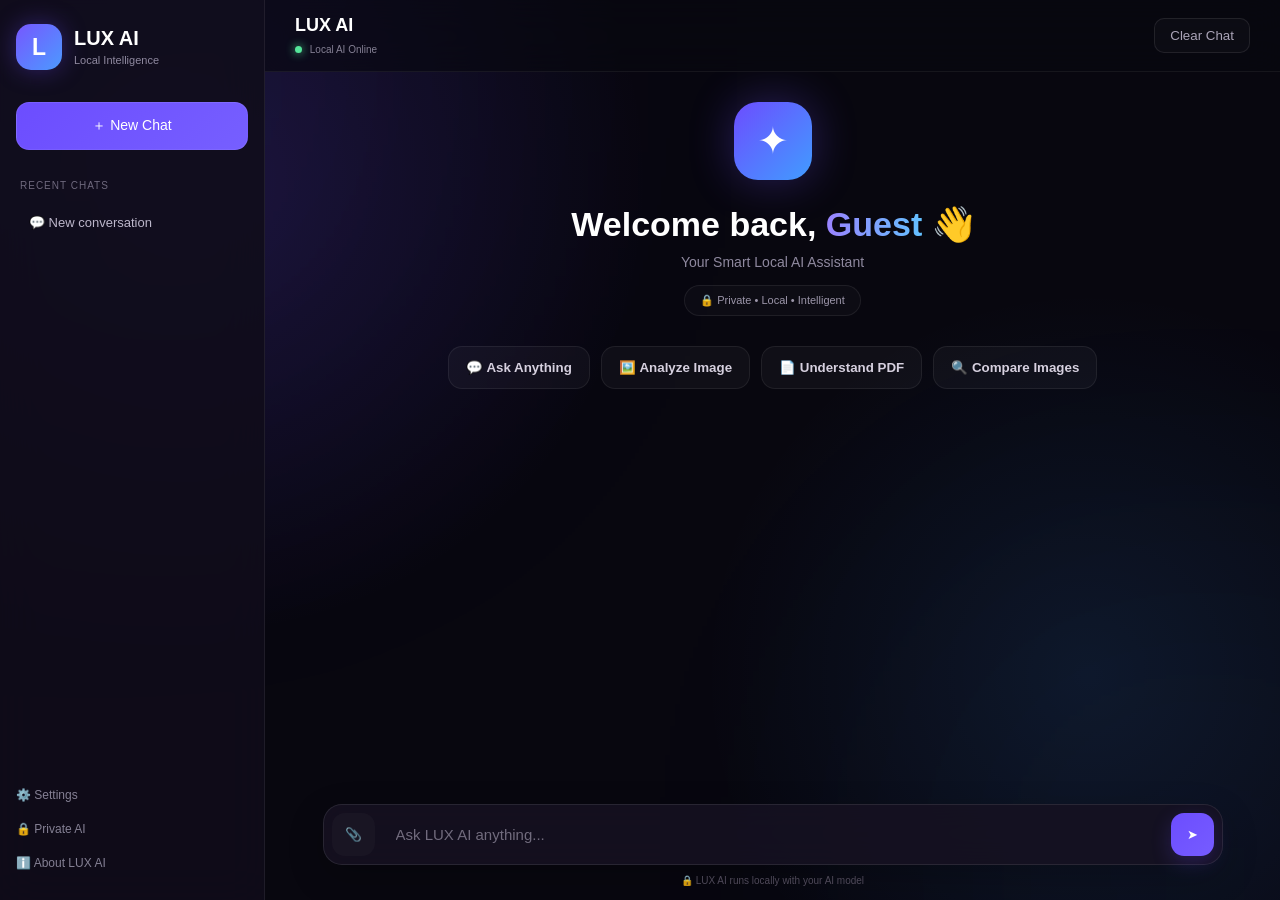
<file: index.html>
<!DOCTYPE html>
<html lang="en">

<head>

    <meta charset="UTF-8">

    <meta
        name="viewport"
        content="width=device-width, initial-scale=1.0"
    >

    <title>LUX AI</title>

    <link
        rel="stylesheet"
        href="style.css"
    >

</head>

<body>

<div class="app">


    <!-- ================================= -->
    <!-- SIDEBAR -->
    <!-- ================================= -->

    <aside class="sidebar">

        <div class="brand">

            <div class="logo">
                L
            </div>

            <div>

                <h2>
                    LUX AI
                </h2>

                <span>
                    Local Intelligence
                </span>

            </div>

        </div>


        <!-- NEW CHAT -->

        <button
            class="new-chat"
            id="newChat"
            type="button"
        >

            ＋ New Chat

        </button>


        <!-- RECENT CHATS -->

        <div class="sidebar-title">
            Recent Chats
        </div>


        <div
            class="chat-history"
            id="chatHistory"
        >
        </div>


        <!-- SIDEBAR BOTTOM -->

        <div class="sidebar-bottom">


            <div
                class="sidebar-action"
                id="settingsBtn"
            >

                ⚙️ Settings

            </div>


            <div
                class="sidebar-action"
                id="privateBtn"
            >

                🔒 Private AI

            </div>


            <div
                class="sidebar-action"
                id="aboutBtn"
            >

                ℹ️ About LUX AI

            </div>


        </div>


    </aside>



    <!-- ================================= -->
    <!-- MAIN CHAT -->
    <!-- ================================= -->

    <main class="chat-area">


        <!-- TOPBAR -->

        <header class="topbar">

            <div>

                <h3>
                    LUX AI
                </h3>


                <span class="status">

                    <span class="dot"></span>

                    Local AI Online

                </span>

            </div>


            <button
                class="clear-btn"
                id="clearChat"
                type="button"
            >

                Clear Chat

            </button>

        </header>



        <!-- ================================= -->
        <!-- WELCOME -->
        <!-- ================================= -->

        <section
            class="welcome"
            id="welcome"
        >

            <div class="lux-icon">
                ✦
            </div>


            <!-- USER NAME WILL SHOW HERE -->

            <h1>

                Welcome back,
                <span id="userName">
                    Guest
                </span>
                👋

            </h1>


            <p>
                Your Smart Local AI Assistant
            </p>


            <div class="privacy-badge">

                🔒 Private • Local • Intelligent

            </div>


            <!-- FEATURES -->

            <div class="capabilities">


                <button
                    class="prompt-btn"
                    data-prompt="Ask me anything"
                    type="button"
                >

                    <span>
                        💬
                    </span>

                    <strong>
                        Ask Anything
                    </strong>

                </button>


                <button
                    class="prompt-btn"
                    data-prompt="Analyze this image"
                    type="button"
                >

                    <span>
                        🖼️
                    </span>

                    <strong>
                        Analyze Image
                    </strong>

                </button>


                <button
                    class="prompt-btn"
                    data-prompt="Summarize this document"
                    type="button"
                >

                    <span>
                        📄
                    </span>

                    <strong>
                        Understand PDF
                    </strong>

                </button>


                <button
                    class="prompt-btn"
                    data-prompt="Compare these images"
                    type="button"
                >

                    <span>
                        🔍
                    </span>

                    <strong>
                        Compare Images
                    </strong>

                </button>


            </div>


        </section>



        <!-- ================================= -->
        <!-- CHAT MESSAGES -->
        <!-- ================================= -->

        <div
            class="messages"
            id="messages"
        >
        </div>



        <!-- ================================= -->
        <!-- INPUT AREA -->
        <!-- ================================= -->

        <div class="input-area">


            <!-- IMAGE PREVIEW -->

            <div
                class="attachment-preview"
                id="attachmentPreview"
            >
            </div>


            <!-- UPLOAD BUTTON -->

            <button
                class="upload-btn"
                id="uploadBtn"
                type="button"
                title="Upload images"
            >

                📎

            </button>


            <!-- FILE INPUT -->

            <input
                type="file"
                id="fileInput"
                hidden
                multiple
                accept="image/png,image/jpeg,image/jpg,image/webp"
            >


            <!-- TEXT INPUT -->

            <input
                type="text"
                id="messageInput"
                placeholder="Ask LUX AI anything..."
                autocomplete="off"
            >


            <!-- SEND BUTTON -->

            <button
                class="send-btn"
                id="sendBtn"
                type="button"
                title="Send"
            >

                ➤

            </button>


        </div>


        <!-- PRIVACY -->

        <div class="privacy">

            🔒 LUX AI runs locally with your AI model

        </div>


    </main>

</div>



<!-- ================================= -->
<!-- SETTINGS POPUP -->
<!-- ================================= -->

<div
    class="modal"
    id="settingsModal"
>

    <div class="modal-box">


        <button
            class="modal-close"
            data-close="settingsModal"
            type="button"
        >

            ×

        </button>


        <div class="modal-icon">
            ⚙️
        </div>


        <h2>
            Settings
        </h2>


        <p class="modal-subtitle">
            LUX AI configuration
        </p>


        <div class="setting-row">

            <span>
                AI Model
            </span>

            <strong>
                Qwen2.5-VL 7B
            </strong>

        </div>


        <div class="setting-row">

            <span>
                AI Engine
            </span>

            <strong>
                Ollama
            </strong>

        </div>


        <div class="setting-row">

            <span>
                Backend
            </span>

            <strong>
                Flowise
            </strong>

        </div>


        <div class="setting-row">

            <span>
                Mode
            </span>

            <strong>
                Local
            </strong>

        </div>


        <button
            class="modal-button"
            data-close="settingsModal"
            type="button"
        >

            Close

        </button>


    </div>

</div>



<!-- ================================= -->
<!-- PRIVATE AI POPUP -->
<!-- ================================= -->

<div
    class="modal"
    id="privateModal"
>

    <div class="modal-box">


        <button
            class="modal-close"
            data-close="privateModal"
            type="button"
        >

            ×

        </button>


        <div class="modal-icon">
            🔒
        </div>


        <h2>
            Private AI
        </h2>


        <p class="modal-subtitle">
            Your privacy is important
        </p>


        <div class="privacy-info">

            <div>
                ✓ AI model runs locally
            </div>

            <div>
                ✓ Images are processed locally
            </div>

            <div>
                ✓ Chat data stays on your computer
            </div>

            <div>
                ✓ No external AI cloud required
            </div>

        </div>


        <div class="local-status">

            <span class="status-dot"></span>

            Local AI Active

        </div>


        <button
            class="modal-button"
            data-close="privateModal"
            type="button"
        >

            Close

        </button>


    </div>

</div>



<!-- ================================= -->
<!-- ABOUT POPUP -->
<!-- ================================= -->

<div
    class="modal"
    id="aboutModal"
>

    <div class="modal-box">


        <button
            class="modal-close"
            data-close="aboutModal"
            type="button"
        >

            ×

        </button>


        <div class="modal-icon">
            ✦
        </div>


        <h2>
            About LUX AI
        </h2>


        <p class="modal-subtitle">
            Local Intelligence Assistant
        </p>


        <div class="about-content">

            <p>

                <strong>
                    LUX AI
                </strong>

                is a private local AI assistant
                designed to work with locally
                running AI models.

            </p>


            <p>

                It uses

                <strong>
                    Ollama
                </strong>,

                <strong>
                    Qwen2.5-VL
                </strong>

                and

                <strong>
                    Flowise
                </strong>

                for intelligent text and image
                processing.

            </p>

        </div>


        <div class="about-version">

            Version 1.0

        </div>


        <button
            class="modal-button"
            data-close="aboutModal"
            type="button"
        >

            Close

        </button>


    </div>

</div>



<!-- JAVASCRIPT -->

<script src="script.js"></script>

</body>

</html>
</file>
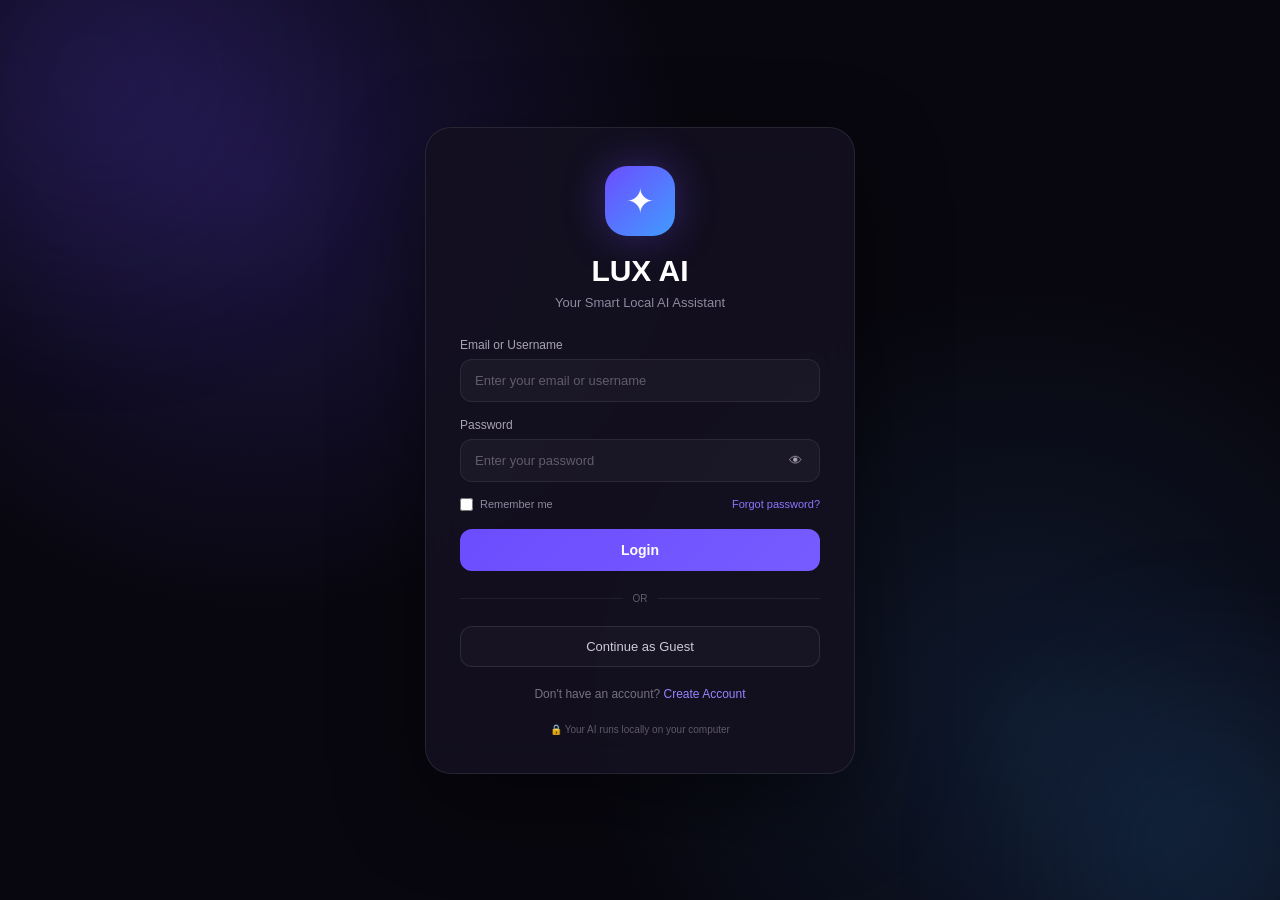
<file: login.html>
<!DOCTYPE html>
<html lang="en">

<head>

    <meta charset="UTF-8">

    <meta
        name="viewport"
        content="width=device-width, initial-scale=1.0"
    >

    <title>LUX AI - Login</title>

    <link
        rel="stylesheet"
        href="login.css"
    >

</head>

<body>

<div class="login-page">

    <div class="login-glow glow-one"></div>
    <div class="login-glow glow-two"></div>


    <div class="login-card">

        <div class="login-logo">
            ✦
        </div>


        <h1>
            LUX AI
        </h1>


        <p class="subtitle">
            Your Smart Local AI Assistant
        </p>


        <!-- LOGIN FORM -->

        <form id="loginForm">

            <div class="input-group">

                <label>
                    Email or Username
                </label>

                <input
                    type="text"
                    id="loginUser"
                    placeholder="Enter your email or username"
                    autocomplete="username"
                    required
                >

            </div>


            <div class="input-group">

                <label>
                    Password
                </label>

                <div class="password-box">

                    <input
                        type="password"
                        id="loginPassword"
                        placeholder="Enter your password"
                        autocomplete="current-password"
                        required
                    >

                    <button
                        type="button"
                        id="togglePassword"
                        class="eye-btn"
                    >
                        👁
                    </button>

                </div>

            </div>


            <div class="login-options">

                <label class="remember">

                    <input
                        type="checkbox"
                        id="rememberMe"
                    >

                    <span>
                        Remember me
                    </span>

                </label>


                <button
                    type="button"
                    class="forgot-btn"
                    id="forgotBtn"
                >
                    Forgot password?
                </button>

            </div>


            <button
                type="submit"
                class="login-btn"
            >
                Login
            </button>

        </form>


        <div class="divider">

            <span></span>

            <p>
                OR
            </p>

            <span></span>

        </div>


        <!-- GUEST -->

        <button
            class="guest-btn"
            id="guestBtn"
        >
            Continue as Guest
        </button>


        <p class="signup-text">

            Don't have an account?

            <button
                type="button"
                id="signupBtn"
                class="signup-btn"
            >
                Create Account
            </button>

        </p>


        <div class="private-note">

            🔒 Your AI runs locally on your computer

        </div>

    </div>

</div>


<!-- ================================= -->
<!-- SIGN UP MODAL -->
<!-- ================================= -->

<div
    class="modal"
    id="signupModal"
>

    <div class="modal-card">

        <button
            class="modal-close"
            id="closeSignup"
        >
            ×
        </button>


        <div class="modal-icon">
            ✦
        </div>


        <h2>
            Create Account
        </h2>


        <p>
            Create a local LUX AI account
        </p>


        <form id="signupForm">

            <div class="input-group">

                <label>
                    Name
                </label>

                <input
                    type="text"
                    id="signupName"
                    placeholder="Your name"
                    required
                >

            </div>


            <div class="input-group">

                <label>
                    Email
                </label>

                <input
                    type="email"
                    id="signupEmail"
                    placeholder="you@example.com"
                    required
                >

            </div>


            <div class="input-group">

                <label>
                    Password
                </label>

                <input
                    type="password"
                    id="signupPassword"
                    placeholder="Create a password"
                    required
                >

            </div>


            <button
                type="submit"
                class="login-btn"
            >
                Create Account
            </button>

        </form>

    </div>

</div>


<script src="login.js"></script>

</body>

</html>
</file>
<file: style.css>
* {
    margin: 0;
    padding: 0;
    box-sizing: border-box;
}


body {
    font-family: Arial, sans-serif;

    background:
        radial-gradient(
            circle at 15% 20%,
            rgba(108,77,255,0.16),
            transparent 35%
        ),
        radial-gradient(
            circle at 85% 75%,
            rgba(65,156,255,0.10),
            transparent 30%
        ),
        #08070f;

    color: white;

    width: 100%;
    height: 100vh;

    overflow: hidden;
}


body::before {
    content: "";

    position: fixed;

    width: 550px;
    height: 550px;

    background: #6c4dff;

    filter: blur(190px);

    opacity: 0.10;

    top: -220px;
    left: -180px;

    pointer-events: none;

    z-index: 0;
}


body::after {
    content: "";

    position: fixed;

    width: 450px;
    height: 450px;

    background: #4c9aff;

    filter: blur(190px);

    opacity: 0.07;

    bottom: -200px;
    right: -150px;

    pointer-events: none;

    z-index: 0;
}


.app {
    width: 100%;
    height: 100vh;

    display: flex;

    position: relative;

    z-index: 1;
}


/* ========================================= */
/* SIDEBAR */
/* ========================================= */

.sidebar {
    width: 265px;
    height: 100vh;

    padding: 24px 16px;

    background:
        rgba(16,13,27,0.88);

    border-right:
        1px solid rgba(255,255,255,0.07);

    backdrop-filter: blur(20px);

    flex-shrink: 0;

    position: relative;
}


.brand {
    display: flex;
    align-items: center;

    gap: 12px;

    margin-bottom: 32px;
}


.logo {
    width: 46px;
    height: 46px;

    display: flex;
    align-items: center;
    justify-content: center;

    border-radius: 15px;

    background:
        linear-gradient(
            135deg,
            #7657ff,
            #4c9aff
        );

    font-size: 23px;

    font-weight: bold;

    box-shadow:
        0 0 25px
        rgba(108,77,255,0.35);
}


.brand h2 {
    font-size: 20px;
}


.brand span {
    font-size: 11px;
    color: #8f899f;
}


/* ========================================= */
/* NEW CHAT */
/* ========================================= */

.new-chat {
    width: 100%;

    padding: 14px;

    border:
        1px solid rgba(255,255,255,0.08);

    border-radius: 13px;

    background:
        linear-gradient(
            135deg,
            #6c4dff,
            #765fff
        );

    color: white;

    font-size: 14px;

    cursor: pointer;

    margin-bottom: 30px;

    transition: 0.25s ease;
}


.new-chat:hover {
    transform: translateY(-2px);

    box-shadow:
        0 12px 30px
        rgba(108,77,255,0.30);
}


/* ========================================= */
/* RECENT CHATS */
/* ========================================= */

.sidebar-title {
    color: #6f697e;

    font-size: 10px;

    letter-spacing: 1px;

    text-transform: uppercase;

    margin-bottom: 12px;

    padding-left: 4px;
}


.chat-history {
    max-height: 55vh;

    overflow-y: auto;

    padding-right: 4px;
}


.chat-history::-webkit-scrollbar {
    width: 4px;
}


.chat-history::-webkit-scrollbar-thumb {
    background:
        rgba(108,77,255,0.28);

    border-radius: 20px;
}


.history-item {
    padding: 12px 13px;

    margin-bottom: 6px;

    border-radius: 10px;

    color: #bdb7cb;

    font-size: 13px;

    cursor: pointer;

    transition: 0.2s ease;

    white-space: nowrap;

    overflow: hidden;

    text-overflow: ellipsis;
}


.history-item:hover {
    background:
        rgba(108,77,255,0.10);

    color: white;

    transform:
        translateX(2px);
}


/* ========================================= */
/* SIDEBAR ACTIONS */
/* ========================================= */

.sidebar-bottom {
    position: absolute;

    bottom: 20px;

    left: 16px;

    color: #858094;

    font-size: 12px;

    line-height: 34px;
}


.sidebar-action {
    cursor: pointer;

    transition: 0.2s ease;

    padding-right: 20px;
}


.sidebar-action:hover {
    color: white;

    transform:
        translateX(3px);
}


/* ========================================= */
/* CHAT AREA */
/* ========================================= */

.chat-area {
    flex: 1;

    width:
        calc(100% - 265px);

    height: 100vh;

    min-width: 0;
    min-height: 0;

    display: flex;

    flex-direction: column;
}


/* ========================================= */
/* TOPBAR */
/* ========================================= */

.topbar {
    height: 72px;

    min-height: 72px;

    padding: 0 30px;

    display: flex;

    align-items: center;

    justify-content: space-between;

    background:
        rgba(9,8,16,0.65);

    border-bottom:
        1px solid rgba(255,255,255,0.06);

    backdrop-filter:
        blur(18px);

    flex-shrink: 0;
}


.topbar h3 {
    font-size: 18px;
    margin-bottom: 3px;
}


.status {
    font-size: 10px;
    color: #858094;
}


.dot {
    display: inline-block;

    width: 7px;
    height: 7px;

    background: #55e69a;

    border-radius: 50%;

    margin-right: 5px;

    box-shadow:
        0 0 10px #55e69a;
}


.clear-btn {
    padding: 9px 15px;

    border-radius: 10px;

    border:
        1px solid rgba(255,255,255,0.09);

    background:
        rgba(255,255,255,0.025);

    color: #aaa4b7;

    cursor: pointer;

    transition: 0.2s ease;
}


.clear-btn:hover {
    background:
        rgba(255,255,255,0.07);

    color: white;
}


/* ========================================= */
/* WELCOME */
/* ========================================= */

.welcome {
    text-align: center;

    margin: auto;

    padding: 30px;

    max-width: 900px;
}


.lux-icon {
    width: 78px;
    height: 78px;

    margin: auto;

    display: flex;

    align-items: center;
    justify-content: center;

    border-radius: 24px;

    background:
        linear-gradient(
            135deg,
            #6c4dff,
            #419cff
        );

    font-size: 38px;

    box-shadow:
        0 0 45px
        rgba(108,77,255,0.32);
}


.welcome h1 {
    margin-top: 24px;

    font-size: 34px;
}


.welcome h1 span {
    background:
        linear-gradient(
            90deg,
            #9a83ff,
            #63c0ff
        );

    -webkit-background-clip: text;

    background-clip: text;

    color: transparent;
}


.welcome p {
    margin-top: 10px;

    color: #8f899f;

    font-size: 14px;
}


.privacy-badge {
    display: inline-block;

    margin-top: 15px;

    padding: 8px 15px;

    border:
        1px solid rgba(255,255,255,0.07);

    border-radius: 30px;

    background:
        rgba(255,255,255,0.025);

    color: #9c96aa;

    font-size: 11px;
}


/* ========================================= */
/* CAPABILITIES */
/* ========================================= */

.capabilities {
    display: flex;

    justify-content: center;

    gap: 11px;

    margin-top: 30px;

    flex-wrap: wrap;
}


.capabilities button {
    padding: 13px 17px;

    border:
        1px solid rgba(255,255,255,0.07);

    border-radius: 14px;

    background:
        rgba(255,255,255,0.035);

    color: #d6d0df;

    cursor: pointer;

    transition: 0.25s ease;
}


.capabilities button:hover {
    border-color:
        rgba(108,77,255,0.55);

    background:
        rgba(108,77,255,0.10);

    color: white;

    transform:
        translateY(-3px);
}


/* ========================================= */
/* MESSAGES */
/* ========================================= */

.messages {
    flex: 1;

    min-height: 0;

    width:
        min(900px,94%);

    margin: 0 auto;

    padding: 26px 0;

    overflow-y: auto;

    overflow-x: hidden;

    scroll-behavior: smooth;

    overscroll-behavior: contain;
}


.messages::-webkit-scrollbar {
    width: 8px;
}


.messages::-webkit-scrollbar-track {
    background: transparent;
}


.messages::-webkit-scrollbar-thumb {
    background:
        rgba(108,77,255,0.35);

    border-radius: 20px;
}


.messages::-webkit-scrollbar-thumb:hover {
    background:
        rgba(108,77,255,0.60);
}


.message {
    display: flex;

    align-items: flex-start;

    gap: 10px;

    margin-bottom: 18px;

    animation:
        messageIn 0.2s ease;
}


@keyframes messageIn {

    from {
        opacity: 0;

        transform:
            translateY(7px);
    }

    to {
        opacity: 1;

        transform:
            translateY(0);
    }
}


.message-avatar {
    width: 31px;

    min-width: 31px;

    height: 31px;

    display: flex;

    align-items: center;

    justify-content: center;

    border-radius: 10px;

    background:
        rgba(255,255,255,0.045);

    border:
        1px solid rgba(255,255,255,0.05);

    font-size: 13px;
}


.message-content {
    max-width:
        min(760px,85%);

    padding: 13px 16px;

    border-radius: 16px;

    color: #eeeaf5;

    font-size: 14px;

    line-height: 1.7;

    white-space: pre-wrap;

    word-break: break-word;
}


.message.user {
    justify-content: flex-end;
}


.message.user .message-avatar {
    order: 2;
}


.message.user .message-content {
    background:
        linear-gradient(
            135deg,
            rgba(108,77,255,0.26),
            rgba(90,65,185,0.18)
        );

    border:
        1px solid rgba(123,99,255,0.24);
}


.message.bot .message-content {
    background:
        rgba(255,255,255,0.035);

    border:
        1px solid rgba(255,255,255,0.06);
}


/* ========================================= */
/* IMAGES */
/* ========================================= */

.message-content img {
    display: block;

    max-width:
        min(430px,100%);

    max-height: 430px;

    object-fit: contain;

    border-radius: 15px;

    margin-bottom: 9px;

    border:
        1px solid rgba(255,255,255,0.08);
}


.chat-image-grid {
    display: flex;

    flex-wrap: wrap;

    gap: 10px;
}


.chat-image-card {
    display: flex;

    flex-direction: column;

    gap: 5px;
}


.chat-image-card img {
    width: 150px;
    height: 150px;

    object-fit: cover;

    border-radius: 12px;

    margin: 0;
}


.chat-image-name {
    font-size: 11px;

    color: #aaa3b5;
}


/* ========================================= */
/* INPUT AREA */
/* ========================================= */

.input-area {
    width:
        min(900px,94%);

    margin:
        0 auto 10px;

    padding: 8px;

    display: flex;

    align-items: center;

    gap: 8px;

    flex-wrap: wrap;

    border:
        1px solid rgba(255,255,255,0.09);

    border-radius: 19px;

    background:
        rgba(22,18,34,0.88);

    box-shadow:
        0 12px 35px rgba(0,0,0,0.22);

    backdrop-filter:
        blur(18px);

    flex-shrink: 0;
}


/* ========================================= */
/* ATTACHMENT PREVIEW */
/* ========================================= */

.attachment-preview {
    display: none;

    width: 100%;

    padding:
        4px 6px 7px;

    gap: 8px;

    flex-wrap: wrap;
}


.attachment-preview.active {
    display: flex;
}


.attachment-item {
    position: relative;

    display: inline-flex;

    align-items: center;

    gap: 8px;
}


.attachment-item img {
    width: 62px;

    height: 62px;

    object-fit: cover;

    border-radius: 10px;

    border:
        1px solid
        rgba(255,255,255,0.12);

    display: block;
}


.attachment-name {
    max-width: 150px;

    color: #c8c2d4;

    font-size: 11px;

    overflow: hidden;

    text-overflow: ellipsis;

    white-space: nowrap;
}


.remove-attachment {
    position: absolute;

    top: -7px;

    right: -7px;

    width: 20px;

    height: 20px;

    border: none;

    border-radius: 50%;

    background: #ff4d6d;

    color: white;

    font-size: 13px;

    font-weight: bold;

    cursor: pointer;

    display: flex;

    align-items: center;

    justify-content: center;
}


.remove-attachment:hover {
    transform: scale(1.08);
}


/* ========================================= */
/* TEXT INPUT */
/* ========================================= */

.input-area input {
    flex: 1;

    min-width: 0;

    border: none;

    outline: none;

    background: transparent;

    color: white;

    padding: 13px;

    font-size: 15px;
}


.input-area input::placeholder {
    color: #716b7d;
}


/* ========================================= */
/* BUTTONS */
/* ========================================= */

.upload-btn,
.send-btn {
    width: 43px;

    height: 43px;

    border: none;

    border-radius: 13px;

    cursor: pointer;

    flex-shrink: 0;

    transition: all 0.2s ease;
}


.upload-btn {
    background:
        rgba(255,255,255,0.025);

    color: #aaa3b5;
}


.upload-btn:hover {
    background:
        rgba(255,255,255,0.07);

    color: white;
}


.send-btn {
    background:
        linear-gradient(
            135deg,
            #6c4dff,
            #765cff
        );

    color: white;

    box-shadow:
        0 7px 20px
        rgba(108,77,255,0.22);
}


.send-btn:hover {
    transform:
        translateY(-1px) scale(1.03);

    box-shadow:
        0 9px 25px
        rgba(108,77,255,0.35);
}


/* ========================================= */
/* PRIVACY */
/* ========================================= */

.privacy {
    text-align: center;

    color: #565061;

    font-size: 10px;

    padding-bottom: 14px;

    flex-shrink: 0;
}


/* ========================================= */
/* MODALS */
/* ========================================= */

.modal {

    position: fixed;

    inset: 0;

    display: none;

    align-items: center;

    justify-content: center;

    background:
        rgba(0,0,0,0.65);

    backdrop-filter:
        blur(8px);

    z-index: 9999;

    padding: 20px;
}


.modal.active {
    display: flex;
}


.modal-box {

    width:
        min(430px,100%);

    max-height: 85vh;

    overflow-y: auto;

    position: relative;

    padding: 30px;

    border-radius: 22px;

    border:
        1px solid
        rgba(255,255,255,0.10);

    background:
        linear-gradient(
            145deg,
            rgba(31,25,51,0.98),
            rgba(15,13,25,0.98)
        );

    box-shadow:
        0 30px 80px
        rgba(0,0,0,0.55);

    animation:
        modalIn 0.2s ease;
}


@keyframes modalIn {

    from {
        opacity: 0;

        transform:
            scale(0.95)
            translateY(10px);
    }

    to {
        opacity: 1;

        transform:
            scale(1)
            translateY(0);
    }
}


.modal-close {

    position: absolute;

    top: 15px;

    right: 15px;

    width: 32px;

    height: 32px;

    border: none;

    border-radius: 10px;

    background:
        rgba(255,255,255,0.06);

    color: #aaa3b5;

    font-size: 20px;

    cursor: pointer;
}


.modal-close:hover {
    background:
        rgba(255,255,255,0.10);

    color: white;
}


.modal-icon {

    width: 55px;

    height: 55px;

    display: flex;

    align-items: center;

    justify-content: center;

    border-radius: 17px;

    background:
        linear-gradient(
            135deg,
            #6c4dff,
            #419cff
        );

    font-size: 24px;

    box-shadow:
        0 0 25px
        rgba(108,77,255,0.30);

    margin-bottom: 16px;
}


.modal-box h2 {
    font-size: 24px;

    margin-bottom: 7px;
}


.modal-subtitle {
    color: #8f899f;

    font-size: 13px;

    margin-bottom: 22px;
}


/* SETTINGS */

.setting-row {

    display: flex;

    align-items: center;

    justify-content: space-between;

    gap: 15px;

    padding: 13px 0;

    border-bottom:
        1px solid
        rgba(255,255,255,0.06);
}


.setting-row span {
    color: #888195;

    font-size: 13px;
}


.setting-row strong {
    color: #ded8e9;

    font-size: 13px;

    text-align: right;
}


/* PRIVACY */

.privacy-info {

    display: flex;

    flex-direction: column;

    gap: 13px;

    padding: 15px 0;

    color: #c8c2d4;

    font-size: 13px;

    line-height: 1.5;
}


.local-status {

    display: flex;

    align-items: center;

    gap: 8px;

    padding: 12px 14px;

    border-radius: 12px;

    background:
        rgba(85,230,154,0.08);

    border:
        1px solid
        rgba(85,230,154,0.15);

    color: #8ceab6;

    font-size: 12px;

    margin: 5px 0 20px;
}


.status-dot {

    width: 7px;

    height: 7px;

    border-radius: 50%;

    background: #55e69a;

    box-shadow:
        0 0 8px #55e69a;
}


/* ABOUT */

.about-content {

    color: #c5bfce;

    font-size: 13px;

    line-height: 1.7;
}


.about-content p {
    margin-bottom: 13px;
}


.about-content strong {
    color: white;
}


.about-version {

    display: inline-block;

    margin: 5px 0 20px;

    padding: 6px 11px;

    border-radius: 20px;

    background:
        rgba(255,255,255,0.05);

    color: #9993aa;

    font-size: 10px;
}


/* MODAL BUTTON */

.modal-button {

    width: 100%;

    padding: 12px;

    margin-top: 10px;

    border: none;

    border-radius: 12px;

    background:
        linear-gradient(
            135deg,
            #6c4dff,
            #765cff
        );

    color: white;

    font-size: 13px;

    cursor: pointer;

    transition: 0.2s ease;
}


.modal-button:hover {

    transform:
        translateY(-1px);

    box-shadow:
        0 8px 20px
        rgba(108,77,255,0.25);
}


/* ========================================= */
/* MOBILE */
/* ========================================= */

@media (max-width:700px) {

    body {
        overflow: hidden;
    }


    .sidebar {
        display: none;
    }


    .chat-area {
        width: 100%;

        height: 100vh;

        min-height: 0;
    }


    .topbar {
        padding: 0 15px;

        height: 65px;

        min-height: 65px;
    }


    .topbar h3 {
        font-size: 16px;
    }


    .welcome {
        padding: 20px;
    }


    .welcome h1 {
        font-size: 26px;
    }


    .lux-icon {
        width: 65px;

        height: 65px;

        font-size: 32px;
    }


    .capabilities {

        display: grid;

        grid-template-columns:
            1fr 1fr;

        gap: 10px;
    }


    .capabilities button {

        width: 100%;

        padding: 12px 8px;
    }


    .messages {

        width: 94%;

        padding: 18px 0;
    }


    .message-content {

        max-width: 86%;

        font-size: 13px;
    }


    .message-content img {

        max-width: 100%;

        max-height: 300px;
    }


    .chat-image-card img {

        width: 110px;

        height: 110px;
    }


    .input-area {

        width: 94%;
    }


    .attachment-name {

        max-width: 100px;
    }


    .modal-box {

        padding: 25px;

        border-radius: 18px;
    }
}
</file>
<file: login.css>
* {
    margin: 0;
    padding: 0;
    box-sizing: border-box;
}

body {
    font-family: Arial, sans-serif;

    background:
        radial-gradient(
            circle at 20% 20%,
            rgba(108,77,255,0.20),
            transparent 35%
        ),
        radial-gradient(
            circle at 80% 80%,
            rgba(65,156,255,0.12),
            transparent 35%
        ),
        #08070f;

    color: white;

    min-height: 100vh;

    overflow: hidden;
}


/* ================================= */
/* PAGE */
/* ================================= */

.login-page {

    min-height: 100vh;

    display: flex;

    align-items: center;

    justify-content: center;

    padding: 20px;

    position: relative;
}


/* ================================= */
/* GLOW */
/* ================================= */

.login-glow {

    position: fixed;

    border-radius: 50%;

    filter: blur(100px);

    pointer-events: none;

    opacity: 0.16;
}

.glow-one {

    width: 350px;

    height: 350px;

    background: #6c4dff;

    top: -100px;

    left: -80px;
}

.glow-two {

    width: 300px;

    height: 300px;

    background: #419cff;

    bottom: -100px;

    right: -80px;
}


/* ================================= */
/* LOGIN CARD */
/* ================================= */

.login-card {

    width: min(430px, 100%);

    padding: 38px 34px;

    background:
        rgba(20,17,32,0.88);

    border:
        1px solid rgba(255,255,255,0.09);

    border-radius: 26px;

    backdrop-filter: blur(22px);

    box-shadow:
        0 30px 90px rgba(0,0,0,0.45);

    position: relative;

    z-index: 2;

    text-align: center;
}


/* ================================= */
/* LOGO */
/* ================================= */

.login-logo {

    width: 70px;

    height: 70px;

    margin: 0 auto 18px;

    display: flex;

    align-items: center;

    justify-content: center;

    border-radius: 22px;

    background:
        linear-gradient(
            135deg,
            #6c4dff,
            #419cff
        );

    font-size: 34px;

    box-shadow:
        0 0 40px
        rgba(108,77,255,0.35);
}


.login-card h1 {

    font-size: 30px;

    margin-bottom: 7px;
}


.subtitle {

    color: #8f899f;

    font-size: 13px;

    margin-bottom: 28px;
}


/* ================================= */
/* INPUT */
/* ================================= */

.input-group {

    text-align: left;

    margin-bottom: 16px;
}


.input-group label {

    display: block;

    color: #aaa3b5;

    font-size: 12px;

    margin-bottom: 7px;
}


.input-group input {

    width: 100%;

    padding: 13px 14px;

    background:
        rgba(255,255,255,0.035);

    border:
        1px solid rgba(255,255,255,0.08);

    border-radius: 12px;

    outline: none;

    color: white;

    font-size: 13px;
}


.input-group input::placeholder {

    color: #625c6b;
}


.input-group input:focus {

    border-color:
        rgba(108,77,255,0.65);

    box-shadow:
        0 0 0 3px
        rgba(108,77,255,0.10);
}


/* ================================= */
/* PASSWORD */
/* ================================= */

.password-box {

    position: relative;
}


.password-box input {

    padding-right: 48px;
}


.eye-btn {

    position: absolute;

    right: 7px;

    top: 50%;

    transform: translateY(-50%);

    width: 35px;

    height: 35px;

    border: none;

    background: transparent;

    color: #aaa3b5;

    cursor: pointer;

    border-radius: 9px;
}


.eye-btn:hover {

    background:
        rgba(255,255,255,0.06);
}


/* ================================= */
/* OPTIONS */
/* ================================= */

.login-options {

    display: flex;

    align-items: center;

    justify-content: space-between;

    margin: 5px 0 18px;

    gap: 10px;
}


.remember {

    display: flex;

    align-items: center;

    gap: 7px;

    color: #8f899f;

    font-size: 11px;

    cursor: pointer;
}


.remember input {

    accent-color: #6c4dff;
}


.forgot-btn {

    border: none;

    background: transparent;

    color: #8b76ff;

    font-size: 11px;

    cursor: pointer;
}


.forgot-btn:hover {

    color: #b3a5ff;
}


/* ================================= */
/* LOGIN */
/* ================================= */

.login-btn {

    width: 100%;

    padding: 13px;

    border: none;

    border-radius: 12px;

    background:
        linear-gradient(
            135deg,
            #6c4dff,
            #765cff
        );

    color: white;

    font-size: 14px;

    font-weight: bold;

    cursor: pointer;

    transition: 0.2s ease;
}


.login-btn:hover {

    transform:
        translateY(-1px);

    box-shadow:
        0 10px 25px
        rgba(108,77,255,0.25);
}


/* ================================= */
/* DIVIDER */
/* ================================= */

.divider {

    display: flex;

    align-items: center;

    gap: 10px;

    margin: 22px 0;
}


.divider span {

    height: 1px;

    flex: 1;

    background:
        rgba(255,255,255,0.07);
}


.divider p {

    color: #625c6b;

    font-size: 10px;
}


/* ================================= */
/* GUEST */
/* ================================= */

.guest-btn {

    width: 100%;

    padding: 12px;

    border-radius: 12px;

    border:
        1px solid rgba(255,255,255,0.10);

    background:
        rgba(255,255,255,0.025);

    color: #d0cadb;

    font-size: 13px;

    cursor: pointer;

    transition: 0.2s ease;
}


.guest-btn:hover {

    background:
        rgba(255,255,255,0.07);

    color: white;
}


/* ================================= */
/* SIGN UP */
/* ================================= */

.signup-text {

    margin-top: 20px;

    color: #777184;

    font-size: 12px;
}


.signup-btn {

    border: none;

    background: transparent;

    color: #9a83ff;

    cursor: pointer;

    font-size: 12px;
}


.signup-btn:hover {

    color: #bdadff;
}


/* ================================= */
/* PRIVATE */
/* ================================= */

.private-note {

    margin-top: 23px;

    color: #5f596a;

    font-size: 10px;
}


/* ================================= */
/* MODAL */
/* ================================= */

.modal {

    position: fixed;

    inset: 0;

    display: none;

    align-items: center;

    justify-content: center;

    padding: 20px;

    background:
        rgba(0,0,0,0.70);

    backdrop-filter:
        blur(8px);

    z-index: 100;
}


.modal.active {

    display: flex;
}


.modal-card {

    width: min(420px,100%);

    padding: 30px;

    border-radius: 22px;

    background:
        #151225;

    border:
        1px solid rgba(255,255,255,0.10);

    box-shadow:
        0 30px 80px rgba(0,0,0,0.55);

    position: relative;
}


.modal-close {

    position: absolute;

    top: 13px;

    right: 13px;

    width: 32px;

    height: 32px;

    border: none;

    border-radius: 10px;

    background:
        rgba(255,255,255,0.05);

    color: #aaa3b5;

    font-size: 19px;

    cursor: pointer;
}


.modal-close:hover {

    color: white;

    background:
        rgba(255,255,255,0.09);
}


.modal-icon {

    width: 50px;

    height: 50px;

    display: flex;

    align-items: center;

    justify-content: center;

    border-radius: 15px;

    background:
        linear-gradient(
            135deg,
            #6c4dff,
            #419cff
        );

    font-size: 22px;

    margin-bottom: 15px;
}


.modal-card h2 {

    font-size: 22px;

    margin-bottom: 6px;
}


.modal-card > p {

    color: #858094;

    font-size: 12px;

    margin-bottom: 22px;
}


/* ================================= */
/* MOBILE */
/* ================================= */

@media (max-width: 500px) {

    .login-card {

        padding: 30px 22px;

        border-radius: 22px;
    }

    .login-options {

        align-items: flex-start;
    }

    .forgot-btn {

        text-align: right;
    }
}
</file>
